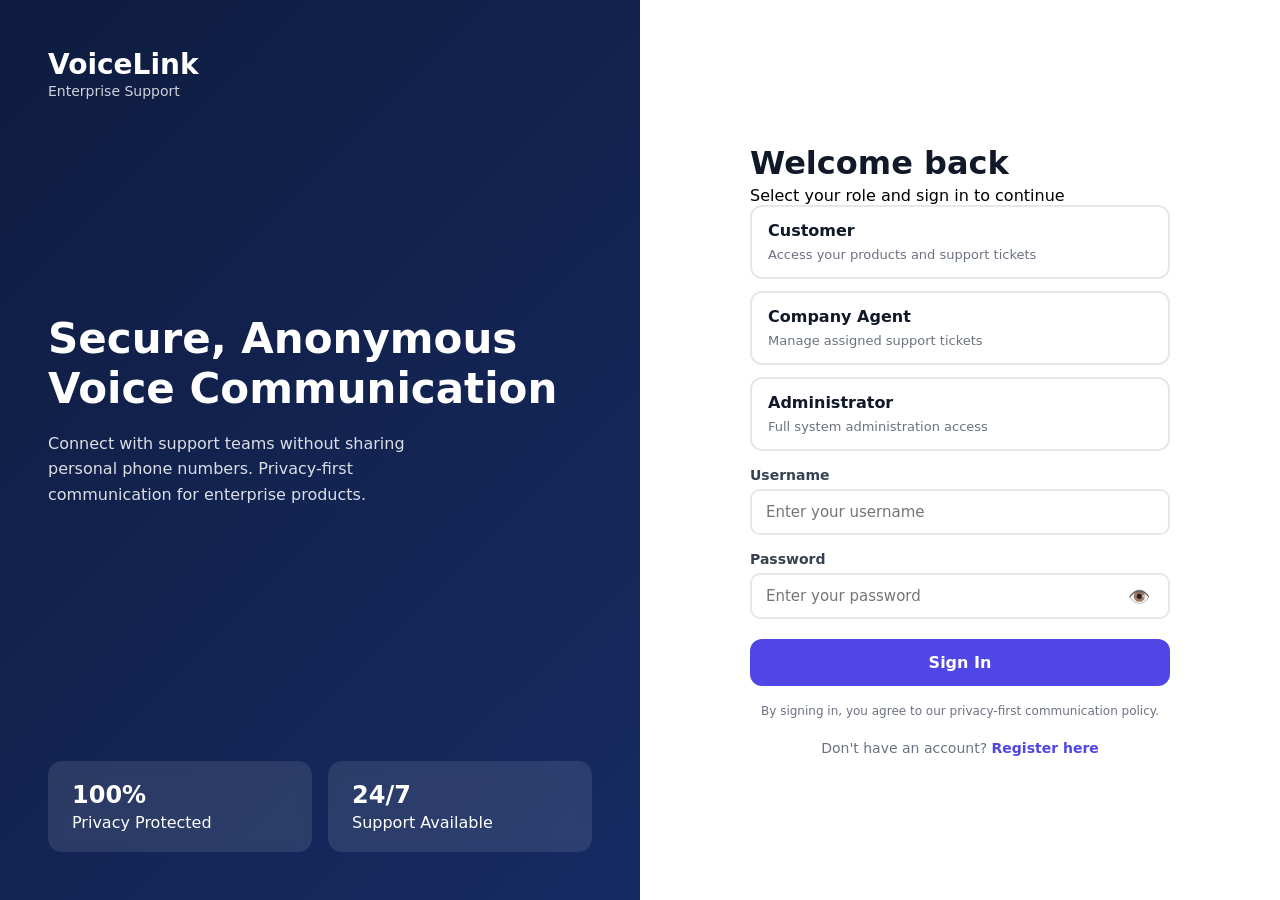
<file: src/main/resources/static/index.html>
<!DOCTYPE html>
<html lang="en">
<head>
  <meta charset="UTF-8" />
  <meta name="viewport" content="width=device-width, initial-scale=1.0" />
  <title>VoiceLink – Enterprise Support</title>
  <style>
    * {
      box-sizing: border-box;
      margin: 0;
      padding: 0;
      font-family: system-ui, -apple-system, BlinkMacSystemFont, sans-serif;
    }

    body {
      margin: 0;
      height: 100vh;
      display: flex;
    }

    .left {
      width: 50%;
      padding: 48px;
      color: white;
      background: linear-gradient(135deg, #0f1c3f, #162b63);
      display: flex;
      flex-direction: column;
      justify-content: space-between;
    }

    .logo h1 {
      margin: 0;
      font-size: 28px;
    }

    .logo span {
      opacity: 0.8;
      font-size: 14px;
    }

    .hero h2 {
      font-size: 42px;
      line-height: 1.2;
      margin-bottom: 16px;
    }

    .hero p {
      max-width: 420px;
      opacity: 0.85;
      line-height: 1.6;
    }

    .stats {
      display: flex;
      gap: 16px;
      margin-top: 40px;
    }

    .card {
      background: rgba(255,255,255,0.1);
      padding: 20px 24px;
      border-radius: 14px;
      backdrop-filter: blur(6px);
      flex: 1;
    }

    .card strong {
      font-size: 24px;
      display: block;
      margin-bottom: 4px;
    }

    .right {
      width: 50%;
      padding: 64px;
      display: flex;
      justify-content: center;
      align-items: center;
      background: white;
    }

    .form {
      width: 100%;
      max-width: 420px;
    }

    .form h2 {
      margin-bottom: 4px;
      font-size: 32px;
      color: #111827;
    }

    .form > p {
      color: #6b7280;
      margin-bottom: 24px;
    }

    .role {
      border: 2px solid #e5e7eb;
      border-radius: 12px;
      padding: 14px 16px;
      margin-bottom: 12px;
      cursor: pointer;
      transition: 0.2s;
    }

    .role:hover {
      border-color: #4f46e5;
      background: #f5f7ff;
    }

    .role.selected {
      border-color: #4f46e5;
      background: #eff6ff;
      box-shadow: 0 4px 12px rgba(79, 70, 229, 0.2);
    }

    .role strong {
      display: block;
      margin-bottom: 4px;
      color: #111827;
    }

    .role small {
      color: #6b7280;
      font-size: 13px;
    }

    label {
      display: block;
      margin: 16px 0 6px;
      font-size: 14px;
      font-weight: 600;
      color: #374151;
    }

    input, select {
      width: 100%;
      padding: 12px 14px;
      border-radius: 10px;
      border: 2px solid #e5e7eb;
      outline: none;
      font-size: 15px;
      transition: border-color 0.2s;
    }

    input:focus, select:focus {
      border-color: #4f46e5;
      box-shadow: 0 0 0 3px rgba(79, 70, 229, 0.1);
    }

    .password-wrapper {
      position: relative;
    }

    .password-wrapper input {
      padding-right: 44px;
    }

    .toggle-password {
      position: absolute;
      right: 12px;
      top: 50%;
      transform: translateY(-50%);
      background: none;
      border: none;
      cursor: pointer;
      padding: 8px;
      margin: 0;
      width: auto;
      color: #6b7280;
      font-size: 18px;
      transition: color 0.2s;
    }

    .toggle-password:hover {
      color: #4f46e5;
      background: none;
      transform: translateY(-50%);
      box-shadow: none;
    }

    button {
      margin-top: 20px;
      width: 100%;
      padding: 14px;
      border-radius: 12px;
      border: none;
      background: #4f46e5;
      color: white;
      font-size: 16px;
      font-weight: 600;
      cursor: pointer;
      transition: all 0.2s;
    }

    button:hover {
      background: #4338ca;
      transform: translateY(-2px);
      box-shadow: 0 8px 16px rgba(79, 70, 229, 0.3);
    }

    button:disabled {
      background: #9ca3af;
      cursor: not-allowed;
      transform: none;
    }

    .footer {
      margin-top: 16px;
      font-size: 12px;
      color: #6b7280;
      text-align: center;
      line-height: 1.5;
    }

    .switch-link {
      text-align: center;
      margin-top: 20px;
      font-size: 14px;
      color: #6b7280;
    }

    .switch-link a {
      color: #4f46e5;
      text-decoration: none;
      font-weight: 600;
    }

    .switch-link a:hover {
      text-decoration: underline;
    }

    .message {
      margin-top: 16px;
      padding: 12px;
      border-radius: 10px;
      font-size: 14px;
      text-align: center;
      display: none;
    }

    .message.error {
      background: #fef2f2;
      color: #dc2626;
      border: 1px solid #fecaca;
      display: block;
    }

    .message.success {
      background: #f0fdf4;
      color: #16a34a;
      border: 1px solid #bbf7d0;
      display: block;
    }

    @media (max-width: 900px) {
      body {
        flex-direction: column;
      }
      .left, .right {
        width: 100%;
      }
      .left {
        padding: 32px;
        min-height: auto;
      }
      .hero h2 {
        font-size: 32px;
      }
      .right {
        padding: 32px;
      }
    }
  </style>
</head>
<body>
  <div class="left">
    <div class="logo">
      <h1>VoiceLink</h1>
      <span>Enterprise Support</span>
    </div>

    <div class="hero">
      <h2>Secure, Anonymous<br/>Voice Communication</h2>
      <p>
        Connect with support teams without sharing personal phone numbers.
        Privacy-first communication for enterprise products.
      </p>
    </div>

    <div class="stats">
      <div class="card">
        <strong>100%</strong>
        Privacy Protected
      </div>
      <div class="card">
        <strong>24/7</strong>
        Support Available
      </div>
    </div>

    
  </div>

  <div class="right">
    <div class="form">
      <!-- Login Form -->
      <div id="loginForm">
        <h2>Welcome back</h2>
        <p>Select your role and sign in to continue</p>

        <form onsubmit="login(event)">
          <div class="role" data-role="CUSTOMER" onclick="selectRole(this, 'CUSTOMER')">
            <strong>Customer</strong>
            <small>Access your products and support tickets</small>
          </div>
          <div class="role" data-role="COMPANY_AGENT" onclick="selectRole(this, 'COMPANY_AGENT')">
            <strong>Company Agent</strong>
            <small>Manage assigned support tickets</small>
          </div>
          <div class="role" data-role="ADMIN" onclick="selectRole(this, 'ADMIN')">
            <strong>Administrator</strong>
            <small>Full system administration access</small>
          </div>

          <input type="hidden" id="selectedRole" required>

          <label>Username</label>
          <input id="loginUsername" placeholder="Enter your username" required />

          <label>Password</label>
          <div class="password-wrapper">
            <input id="loginPassword" type="password" placeholder="Enter your password" required />
            <button type="button" class="toggle-password" onclick="togglePassword('loginPassword', this)">👁️</button>
          </div>

          <button type="submit">Sign In</button>

          <div class="footer">
            By signing in, you agree to our privacy-first communication policy.
          </div>

          <div class="switch-link">
            Don't have an account? <a href="#" onclick="showRegister()">Register here</a>
          </div>
        </form>
      </div>

      <!-- Register Form -->
      <div id="registerForm" style="display: none;">
        <h2>Create Account</h2>
        <p>Join VoiceLink Enterprise Support</p>

        <form onsubmit="register(event)">
          <label>Username</label>
          <input id="regUsername" placeholder="Choose a username" required />

          <label>Email</label>
          <input id="regEmail" type="email" placeholder="your@email.com" required />

          <label>Password</label>
          <div class="password-wrapper">
            <input id="regPassword" type="password" placeholder="Choose a strong password" required />
            <button type="button" class="toggle-password" onclick="togglePassword('regPassword', this)">👁️</button>
          </div>

          <label>Confirm Password</label>
          <div class="password-wrapper">
            <input id="regConfirmPassword" type="password" placeholder="Re-enter your password" required />
            <button type="button" class="toggle-password" onclick="togglePassword('regConfirmPassword', this)">👁️</button>
          </div>

          <label>Role</label>
          <select id="regRole" required>
            <option value="">Select your role</option>
            <option value="CUSTOMER">Customer</option>
            <option value="COMPANY_AGENT">Company Agent</option>
            <option value="ADMIN">Administrator</option>
          </select>

          <button type="submit">Create Account</button>

          <div class="switch-link">
            Already have an account? <a href="#" onclick="showLogin()">Sign in here</a>
          </div>
        </form>
      </div>

      <div id="message" class="message"></div>
    </div>
  </div>

  <script>
    const API_BASE = 'http://localhost:8080/api';
    let selectedRole = null;

    function togglePassword(inputId, button) {
      const input = document.getElementById(inputId);
      if (input.type === 'password') {
        input.type = 'text';
        button.textContent = '🙈';
      } else {
        input.type = 'password';
        button.textContent = '👁️';
      }
    }

    function selectRole(element, role) {
      console.log('selectRole called with:', 'element:', element, 'role:', role);
      selectedRole = role;
      console.log('selectedRole set to:', selectedRole);
      document.getElementById('selectedRole').value = role;
      
      document.querySelectorAll('.role').forEach(card => {
        card.classList.remove('selected');
      });
      
      element.classList.add('selected');
    }

    function showLogin() {
      document.getElementById('loginForm').style.display = 'block';
      document.getElementById('registerForm').style.display = 'none';
      clearMessage();
      selectedRole = null;
      document.querySelectorAll('.role').forEach(card => {
        card.classList.remove('selected');
      });
    }

    function showRegister() {
      document.getElementById('loginForm').style.display = 'none';
      document.getElementById('registerForm').style.display = 'block';
      clearMessage();
    }

    function showMessage(message, type) {
      const msgDiv = document.getElementById('message');
      msgDiv.textContent = message;
      msgDiv.className = `message ${type}`;
      msgDiv.style.display = 'block';
    }

    function clearMessage() {
      const msgDiv = document.getElementById('message');
      msgDiv.style.display = 'none';
    }

    async function login(event) {
      event.preventDefault();
      
      console.log('Login attempt - selectedRole:', selectedRole, 'type:', typeof selectedRole);
      
      if (!selectedRole) {
        showMessage('Please select your role first', 'error');
        return;
      }
      
      const username = document.getElementById('loginUsername').value;
      const password = document.getElementById('loginPassword').value;
      
      try {
        const response = await fetch(`${API_BASE}/auth/login`, {
          method: 'POST',
          headers: {
            'Content-Type': 'application/json'
          },
          body: JSON.stringify({ username, password })
        });
        
        if (response.ok) {
          const data = await response.json();
          
          console.log('Login response - data.role:', data.role, 'selectedRole:', selectedRole);
          
          if (data.role !== selectedRole) {
            showMessage(`This account is registered as ${data.role}, not ${selectedRole}`, 'error');
            return;
          }
          
          localStorage.setItem('token', data.token);
          localStorage.setItem('username', data.username);
          localStorage.setItem('role', data.role);
          showMessage('Login successful! Redirecting...', 'success');
          setTimeout(() => {
            window.location.href = 'dashboard.html';
          }, 1000);
        } else {
          const error = await response.text();
          showMessage(error || 'Login failed', 'error');
        }
      } catch (error) {
        showMessage('Connection error. Please try again.', 'error');
        console.error('Login error:', error);
      }
    }

    async function register(event) {
      event.preventDefault();
      
      const username = document.getElementById('regUsername').value;
      const email = document.getElementById('regEmail').value;
      const password = document.getElementById('regPassword').value;
      const confirmPassword = document.getElementById('regConfirmPassword').value;
      const role = document.getElementById('regRole').value;
      
      // Validate passwords match
      if (password !== confirmPassword) {
        showMessage('Passwords do not match', 'error');
        return;
      }
      
      // Validate password strength
      if (password.length < 6) {
        showMessage('Password must be at least 6 characters long', 'error');
        return;
      }
      
      try {
        const response = await fetch(`${API_BASE}/auth/register`, {
          method: 'POST',
          headers: {
            'Content-Type': 'application/json'
          },
          body: JSON.stringify({ username, email, password, role })
        });
        
        if (response.ok) {
          showMessage('Registration successful! Please login.', 'success');
          setTimeout(() => {
            showLogin();
          }, 2000);
        } else {
          const error = await response.text();
          showMessage(error || 'Registration failed', 'error');
        }
      } catch (error) {
        showMessage('Connection error. Please try again.', 'error');
        console.error('Registration error:', error);
      }
    }
  </script>
</body>
</html>
</file>
